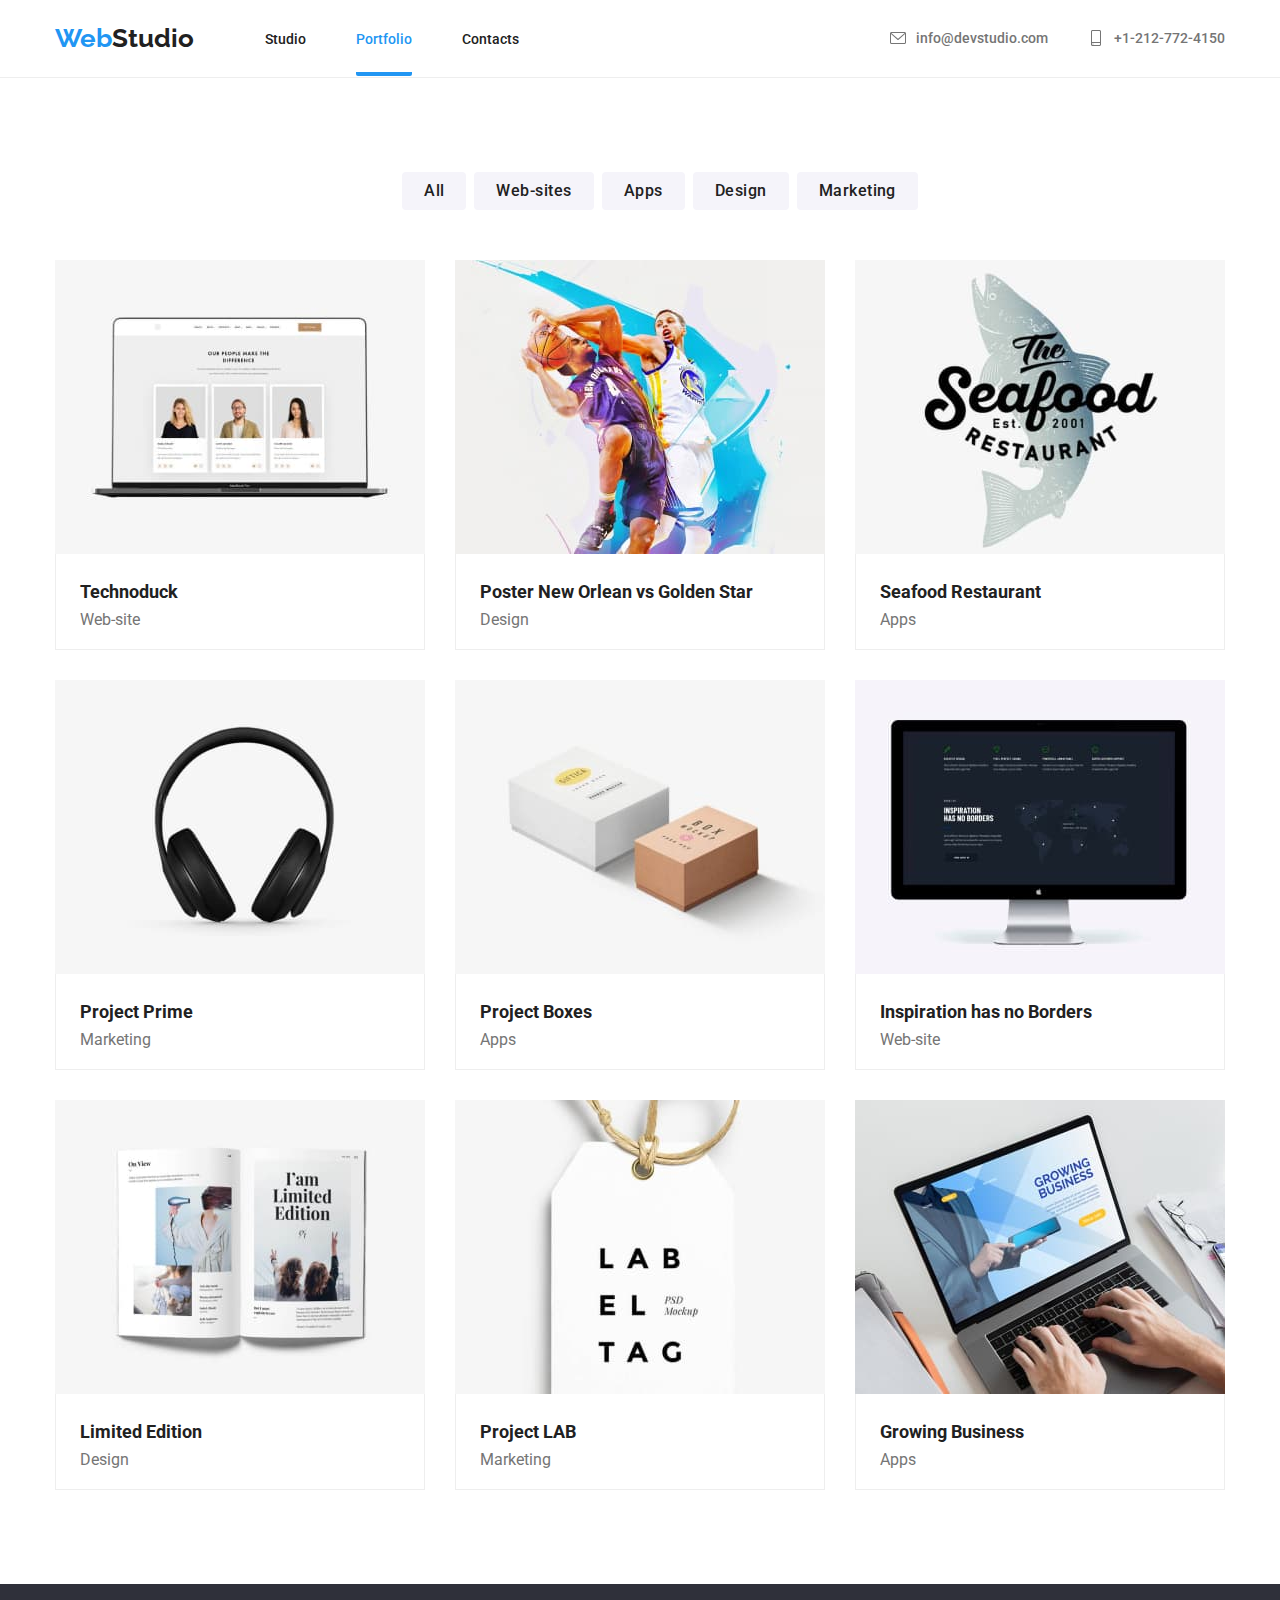
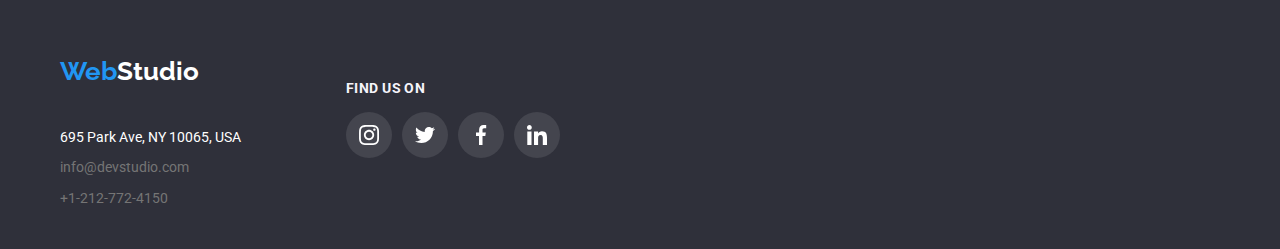
<file: portfolio.html>
<!DOCTYPE html>
<html lang="en">
  <head>
    <meta charset="UTF-8" />
    <meta name="viewport" content="width=device-width, initial-scale=1.0" />
    <link rel="preconnect" href="https://fonts.googleapis.com" />
    <link rel="preconnect" href="https://fonts.gstatic.com" crossorigin />
    <link
      href="https://fonts.googleapis.com/css2?family=Raleway:wght@700&family=Roboto:wght@400;500;700;900&display=swap"
      rel="stylesheet"
    />
    <link href="css/styles.css" rel="stylesheet" />
    <title>Portfolio</title>
  </head>
  <body>
    <!--Header-->
    <header class="global-header">
      <div class="container">
        <div class="nav-container">
          <a class="link-class" href="index.html">
            <h1 class="logo">
              Web<span class="logo-secondary-color">Studio</span>
            </h1>
          </a>
          <nav class="main-navigation pages">
            <ul class="list-class">
              <li>
                <a class="link-class" href="index.html">Studio</a>
              </li>
              <li>
                <a class="link-class current" href="portfolio.html">
                  Portfolio</a
                >
              </li>
              <li>
                <a class="link-class" href="#">Contacts</a>
              </li>
            </ul>
          </nav>
          <section class="main-navigation">
            <div class="contact-container">
              <ul class="list-class">
                <li class="list-item-class" id="envelope-li">
                  <a class="contact-link" href="mailto:info@devstudio.com">
                    <svg id="envelope-icon">
                      <use href="./symbol-defs.svg#icon-envelope-nav-bar"></use>
                    </svg>
                    info@devstudio.com</a
                  >
                </li>
                <li class="list-item-class" id="phone-li">
                  <a class="contact-link" href="tel:+1-212-772-4150">
                    <svg id="phone-icon">
                      <use
                        href="./symbol-defs.svg#icon-smartphone-nav-bar"
                      ></use>
                    </svg>
                    +1-212-772-4150</a
                  >
                </li>
              </ul>
            </div>
          </section>
        </div>
      </div>
    </header>
    <!--Main-->
    <main>
      <section class="section">
        <div class="container">
          <div class="buttons">
            <ul class="list-class">
              <li><button class="button" type="button">All</button></li>
              <li><button class="button" type="button">Web-sites</button></li>
              <li><button class="button" type="button">Apps</button></li>
              <li><button class="button" type="button">Design</button></li>
              <li><button class="button" type="button">Marketing</button></li>
            </ul>
          </div>
          <div class="projects-grid">
            <div class="projects-grid-img">
              <div class="overlay-container">
                <div class="projects-text-overlay">
                  <p>
                    Technoduck is a state-of-the-art coronavirus distribution
                    platform. Companies use this platform for digital espionage
                    and attacks on competitors' secure servers.
                  </p>
                </div>
                <img
                  src="images/technoduck-website.jpg"
                  alt="Laptop open with a tab"
                  width="370"
                />
              </div>
              <div class="projects-grid-text">
                <h4 class="primary-text">Technoduck</h4>
                <p class="secondary-text">Web-site</p>
              </div>
            </div>
            <div class="projects-grid-img">
              <div class="overlay-container">
                <div class="projects-text-overlay">
                  <p>
                    Lorem ipsum dolor sit, amet consectetur adipisicing elit.
                    Natus totam molestiae libero velit ullam ducimus iusto!
                    Soluta eum dolores reiciendis officia unde numquam quod?
                    Esse, placeat culpa?
                  </p>
                </div>
                <img
                  src="images/sports-poster-design.jpg"
                  alt="2 people playing basketball"
                  width="370"
                />
              </div>
              <div class="projects-grid-text">
                <h4 class="primary-text">Poster New Orlean vs Golden Star</h4>
                <p class="secondary-text">Design</p>
              </div>
            </div>
            <div class="projects-grid-img">
              <div class="overlay-container">
                <div class="projects-text-overlay">
                  <p>
                    Lorem, ipsum dolor sit amet consectetur adipisicing elit.
                    Est, deserunt magnam. Harum, odit mollitia. Amet distinctio
                    possimus debitis rerum accusantium cum sunt deleniti
                    consequatur quidem, rem nostrum!
                  </p>
                </div>
                <img
                  src="images/seafood-restaurant-app.jpg"
                  alt="A restaurant logo with a fish in the background"
                  width="370"
                />
              </div>
              <div class="projects-grid-text">
                <h4 class="primary-text">Seafood Restaurant</h4>
                <p class="secondary-text">Apps</p>
              </div>
            </div>
            <div class="projects-grid-img">
              <div class="overlay-container">
                <div class="projects-text-overlay">
                  <p>
                    Lorem ipsum dolor sit, amet consectetur adipisicing elit.
                    Mollitia unde sapiente delectus, consectetur numquam sint
                    necessitatibus voluptates in repellat ab explicabo fugit
                    praesentium qui facilis saepe voluptate!
                  </p>
                </div>
                <img
                  src="images/project-prime-marketing.jpg"
                  alt="A pair of headphones"
                  width="370"
                />
              </div>
              <div class="projects-grid-text">
                <h4 class="primary-text">Project Prime</h4>
                <p class="secondary-text">Marketing</p>
              </div>
            </div>
            <div class="projects-grid-img">
              <div class="overlay-container">
                <div class="projects-text-overlay">
                  <p>
                    Lorem ipsum dolor sit amet consectetur adipisicing elit.
                    Deserunt ratione necessitatibus ab debitis quod corporis cum
                    dicta, culpa, esse laboriosam impedit incidunt? Similique
                    fugit veritatis maxime officia.
                  </p>
                </div>
                <img
                  src="images/project-boxes-app.jpg"
                  alt="2 boxes next to eachother"
                  width="370"
                />
              </div>
              <div class="projects-grid-text">
                <h4 class="primary-text">Project Boxes</h4>
                <p class="secondary-text">Apps</p>
              </div>
            </div>
            <div class="projects-grid-img">
              <div class="overlay-container">
                <div class="projects-text-overlay">
                  <p>
                    Lorem ipsum dolor sit amet consectetur adipisicing elit.
                    Voluptatem dolorem dicta molestiae dolor, error rem aut
                    debitis voluptas consequuntur neque earum enim laboriosam
                    animi mollitia veritatis autem!
                  </p>
                </div>
                <img
                  src="images/inspiration-website.jpg"
                  alt="A computer monitor with a tab open"
                  width="370"
                />
              </div>
              <div class="projects-grid-text">
                <h4 class="primary-text">Inspiration has no Borders</h4>
                <p class="secondary-text">Web-site</p>
              </div>
            </div>
            <div class="projects-grid-img">
              <div class="overlay-container">
                <div class="projects-text-overlay">
                  <p>
                    Lorem ipsum dolor sit amet consectetur adipisicing elit.
                    Accusamus animi sunt praesentium. Excepturi nemo saepe,
                    aperiam facilis fugiat quis nesciunt quidem provident natus,
                    quae aut ab fuga.
                  </p>
                </div>
                <img
                  src="images/limited-edition-design.jpg"
                  alt="A magazine with 2 pages"
                  width="370"
                />
              </div>
              <div class="projects-grid-text">
                <h4 class="primary-text">Limited Edition</h4>
                <p class="secondary-text">Design</p>
              </div>
            </div>
            <div class="projects-grid-img">
              <div class="overlay-container">
                <div class="projects-text-overlay">
                  <p>
                    Lorem ipsum dolor sit amet consectetur adipisicing elit.
                    Eaque, dolor aliquid ea reiciendis quibusdam incidunt rerum.
                    Voluptas explicabo debitis sapiente est corrupti eligendi
                    odit voluptatibus quasi nulla.
                  </p>
                </div>
                <img
                  src="images/project-lab-marketing.jpg"
                  alt="A tag with text written on it"
                  width="370"
                />
              </div>
              <div class="projects-grid-text">
                <h4 class="primary-text">Project LAB</h4>
                <p class="secondary-text">Marketing</p>
              </div>
            </div>
            <div class="projects-grid-img">
              <div class="overlay-container">
                <div class="projects-text-overlay">
                  <p>
                    Lorem ipsum dolor sit amet consectetur, adipisicing elit.
                    Repudiandae consequatur, modi molestiae, quis voluptatum
                    nisi aut voluptatibus voluptas excepturi expedita nulla
                    nihil. At tempora ab officia eaque.
                  </p>
                </div>
                <img
                  src="images/growing-business-app.jpg"
                  alt="Person typing on a Laptop"
                  width="370"
                />
              </div>
              <div class="projects-grid-text">
                <h4 class="primary-text">Growing Business</h4>
                <p class="secondary-text">Apps</p>
              </div>
            </div>
          </div>
        </div>
      </section>
    </main>
    <!--Footer-->
    <footer>
      <section class="footer-section">
        <div class="container">
          <div class="footer-parent-container">
            <div class="footer-child-container">
              <div class="logo-container-class">
                <a class="link-class" href="index.html">
                  <h2 class="logo">
                    Web<span class="logo-footer-color">Studio</span>
                  </h2>
                </a>
              </div>
              <address class="footer-contact">
                <ul class="list-class">
                  <li class="physical-address">695 Park Ave, NY 10065, USA</li>
                  <li>
                    <a
                      class="footer-link-class"
                      href="mailto:info@devstudio.com"
                      >info@devstudio.com</a
                    >
                  </li>
                  <li>
                    <a class="footer-link-class" href="tel:+1-212-772-4150"
                      >+1-212-772-4150</a
                    >
                  </li>
                </ul>
              </address>
            </div>
            <div class="footer-child-container">
              <h4 class="find-us-footer">FIND US ON</h4>
              <ul class="social-media-svgs">
                <li class="social-media-item">
                  <a href class="svg-link-dark">
                    <svg class="our-team-socials-light">
                      <use
                        href="./symbol-defs.svg#icon-our-team-instagram-light"
                      ></use>
                    </svg>
                  </a>
                </li>
                <li class="social-media-item">
                  <a href class="svg-link-dark">
                    <svg class="our-team-socials-light">
                      <use
                        href="./symbol-defs.svg#icon-our-team-twitter-light"
                      ></use>
                    </svg>
                  </a>
                </li>
                <li class="social-media-item">
                  <a class="svg-link-dark" href="instagram.com">
                    <svg class="our-team-socials-light">
                      <use
                        href="./symbol-defs.svg#icon-our-team-facebook-light"
                      ></use>
                    </svg>
                  </a>
                </li>
                <li class="social-media-item">
                  <a class="svg-link-dark" href="instagram.com">
                    <svg class="our-team-socials-light">
                      <use
                        href="./symbol-defs.svg#icon-our-team-linkedin-light"
                      ></use>
                    </svg>
                  </a>
                </li>
              </ul>
            </div>
          </div>
        </div>
      </section>
    </footer>
  </body>
</html>
</file>
<file: css/styles.css>
:root {
    --default-text-color: #212121;
    --text-hover-color: #2196F3;
    --subtext-color: #757575;
    --heading-font-family: 'Roboto', sans-serif;
    --logo-font-family: 'Raleway', sans-serif;
    --secondary-bg-color: #2F303A;
    --buttons-color: #F5F4FA;
}

body {
    font-family: var(--heading-font-family);
    color: var(--default-text-color);
}

img {
display: block;
max-width: 100%;
height: auto;
}

.link-class {
    color: var(--default-text-color);
    font-weight: 500;
    font-size: 14px;
    line-height: normal;
}

.link-class {
    text-decoration: none;
}

.main-navigation .contact-link {
    text-decoration: none;
    color: var(--subtext-color);
    font-weight: 500;
    font-size: 14px;
    line-height: normal;
}

.main-navigation .contact-link .list-class {
    gap:40px;
}

.main-navigation a:hover {
    color: var(--text-hover-color);
}

.main-navigation .list-class .link-class, .contact-container .list-item-class .contact-link {
    transition:color 250ms ease, cubic-bezier(0.4, 0, 0.2, 1) ease;
}

.contact-container .list-item-class svg {
    transition:fill 250ms ease, cubic-bezier(0.4, 0, 0.2, 1) ease;
}

.list-class:hover .list-item-class {
    color:var(--text-hover-color);
}

#envelope-icon {
    fill:rgba(117, 117, 117, 1);
}

#phone-icon {
    fill:rgba(117, 117, 117, 1);
}

#envelope-li:hover #envelope-icon {
    fill:var(--text-hover-color);
}

#phone-li:hover #phone-icon {
    fill: var(--text-hover-color);
}

.nav-icon:hover {
stroke: var(--text-hover-color);
}
.logo {
    text-decoration: none;
    color: var(--text-hover-color);
    font-family: var(--logo-font-family);
    text-decoration: none;
    font-weight: 700;
    font-size: 26px;
    line-height: 162.5%;
}

.logo-secondary-color {
    color: var(--default-text-color);
}

.buttons .button {
    background-color: var(--buttons-color);
    border: none;
    border-radius: 4px;
    line-height: 162.5%;
    cursor: pointer;
    transition: background-color 250ms ease, cubic-bezier(0.4, 0, 0.2, 1) ease;
}

.buttons .button:hover {
    box-shadow: 0px 2px 2px 0px rgba(0, 0, 0, 0.12);
    transition: box-shadow 250ms ease, cubic-bezier(0.4, 0, 0.2, 1) ease;
}


.button:hover {
    background-color: var(--text-hover-color);
}

.button:active {
    background-color: var(--text-hover-color);
}

.button:focus {
    color:white;
    background-color: var(--text-hover-color);
}

.list-class {
    list-style-type: none;
    margin: 0;
}

.primary-text {
    font-weight: 700;
    font-size: 18px;
    line-height: 200%;
    margin: 0;
}

.secondary-text {
    color: var(--subtext-color);
    font-weight: 400;
    font-size: 16px;
    line-height: 200%;
    line-height: normal;
    margin: 0;
}

.footer-section {
    background-color: var(--secondary-bg-color)
}

.logo-footer-color {
    color: white;
}

.footer-contact {
    font-style: normal;
}

.footer-contact .footer-link-class {
    transition: color 250ms ease, cubic-bezier(0.4, 0, 0.2, 1) ease;
}

.physical-address {

    color: white;
    font-size: 14px;
    font-weight: 400;
    line-height: normal;
}

.footer-link-class {
    font-size: 14px;
    font-weight: 400;
    line-height: normal;
    color: var(--subtext-color);
    text-decoration: none;
}

.footer-contact a:hover {
    color: var(--text-hover-color);
}

.request-our-service {
    font-family: var(--heading-font-family);
    font-size: 16px;
    background-color: var(--text-hover-color);
    border: none;
    border-radius: 4px;
    line-height: 187.5%;
    cursor: pointer;
    color: var(--buttons-color);
        text-align: center;
        font-weight: 700;
        letter-spacing: 0.96px;
        transition: color 250ms ease, cubic-bezier(0.4, 0, 0.2, 1) ease;
}

.request-our-service:hover {
    background-color: var(--buttons-color);
    color: var(--text-hover-color);
}

.effective-solutions {
    background-image:linear-gradient(rgba(47, 48, 58, 0.4), rgba(47, 48, 58, 0.4)), url(../images/effective-solutions-img.jpg);
}

.effective-solutions-text {
    color: white;
    font-family: var(--heading-font-family);
    font-size: 44px;
    font-weight: 900;
    line-height: 136.364%;
    width: 696px;
    text-align: center;
    letter-spacing: 2.64px;
}

.paragraph-text {
    font-size: 14px;
    font-weight: 700;
    line-height: normal;
    text-transform: uppercase;
    letter-spacing: 0.42px;
}

.paragraph-secondary {
    color: var(--subtext-color);
    font-size: 14px;
    font-weight: 400;
    line-height: 171.429%;
    letter-spacing: 0.42px;
}

.heading-section {
    font-size: 36px;
    font-weight: 700;
    line-height: normal;
}

.current {
    color: var(--text-hover-color);
}

.current {
            padding-bottom: 25px;
            color: var(--text-hover-color);
            border-bottom: 4px solid #2196f3;
            border-radius: 2px;
}

body {
    margin: 0;
}


.container {
    width: 1200px;
    margin: 0 auto;
    padding: 0 15px;
}

.nav-container {
    display: flex;
    align-items: center;
    justify-content: space-between;
    margin-left:15px;
    margin-right:15px;
}

.global-header {
    display: flex;
    align-items: center;
    justify-content: space-between;
    border-bottom: 1px solid #EEEEEE;
}

.global-header .main-navigation ul {
    align-items: center;
    gap:50px;
    justify-content: space-between;
    display: flex;
}

.pages ul {
    margin-right:300px;
}

.global-header .main-navigation .contact-container .list-class {
    gap:40px;
}

.effective-solutions {
    display: flex;
    height: 37.5em;
    align-items: center;
    flex-direction: column;
    justify-content: center;
}

.request-our-service {
    height: 50px;
    width: 200px;
}

.paragraph-container .list-class {
    padding-left:0;
    display: flex;
    column-gap: 30px;
    justify-content: center;
}

.paragraph-secondary {
    width: 270px;
}

.what-we-do-container {
    display: flex;
    flex-direction: column;
    align-items: center;
}

.what-we-do-images {
    display: flex;
    gap:30px;
}

.our-team-section {
    display: flex;
    justify-content: center;
    gap: 30px;
}

.our-team-cards {
    display: flex;
    align-items: center;
    flex-direction: column;
    gap: 10px;
    background-color: #fff;
    box-shadow: 0px 2px 1px 0px rgba(0, 0, 0, 0.20), 0px 1px 1px 0px rgba(0, 0, 0, 0.14), 0px 1px 3px 0px rgba(0, 0, 0, 0.12);
    border-bottom: solid 1px #F5F4FA;
    border-radius: 0px 0px 4px 4px;
}

.heading-section-our-team {
    font-size: 36px;
    font-weight: 700;
    line-height: normal;
    display: flex;
    justify-content: center;
}

.section {
    padding-top: 94px;
    padding-bottom: 94px;
}

.effective-solutions-section {
    padding-bottom: 94px;
}

.our-team-color-block {
    background-color: #F5F4FA;
}

.footer-section {
    padding: 30px;
}

.footer-section ul {
    padding-left: 0px;
}

.footer-section .list-class li {
    padding-bottom: 12px;
}

.logo-container-class {
    padding: 15px 0px 15px 0px;
}

.buttons .list-class {
    display: flex;
    justify-content: center;
    padding-bottom:50px;
    gap:8px;

}

.footer-social-media {
    display:flex;
}

.button {
    color: #212121;
        text-align: center;
        font-family: var(--heading-font-family);
        font-size: 16px;
        font-weight: 500;
        line-height: 162.5%;
        letter-spacing: 0.48px;
    padding-left: 22px;
    padding-right: 22px;
    padding-bottom: 6px;
    padding-top: 6px;
}

.button:hover {
    color:white;
}

.projects-grid {
    display:flex;
    flex-wrap: wrap;
    justify-content: center;
    gap:30px;
}

.primary-text {
    padding-top:20px;
}

.projects-grid-img {
    cursor:pointer;
}

.projects-grid-img:hover {
    box-shadow: 1px 4px 6px 0px rgba(0, 0, 0, 0.16);
    transition: box-shadow 250ms ease, cubic-bezier(0.4, 0, 0.2, 1) ease;
}

.projects-grid-text {
padding-left: 24px;
padding-bottom:20px;
    border-bottom: 1px solid #EEEEEE;
    border-left: 1px solid #EEEEEE;
    border-right: 1px solid #EEEEEE;
}

#envelope-icon, #phone-icon {
    width: 16px;
    height: 16px;
    padding-right: 10px;
}

.list-item-class .contact-link {
    display:flex;
    align-items: center;
}

.svg-card {
    width:70px;
    height:70px;
}

.svg-card-block {
    display:flex;
    justify-content: center;
    align-items: center;
    width:270px;
    height:120px;
    background-color: rgba(245, 244, 250, 1);
    border-radius:4px;
}

.social-media-svgs {
    display:flex;
    align-items:center;
    list-style-type: none;
    padding:0;
    flex-direction: row;
}

.social-media-svgs li {
    margin-right:5px;
    margin-left:5px;
}

.our-team-socials-light {
    width:20px;
    height:20px;
}

.svg-link {
    text-decoration: none;
    width:44px;
    height:44px;
    display:flex;
    justify-content: center;
    align-items: center;
    border: 1px solid transparent;
        border-radius: 50%;
        fill: rgba(175, 177, 184, 1);
}

.svg-link-dark {
    text-decoration: none;
    width: 44px;
    height: 44px;
    display: flex;
    justify-content: center;
    align-items: center;
    border: 1px solid transparent;
    background-color: rgba(255, 255, 255, 0.1);
    border-radius: 50%;
    fill: rgba(255, 255, 255, 1);
}

.svg-link-dark:hover {
    border: 1px solid var(--text-hover-color);
        border-radius: 50%;
        background-color: var(--text-hover-color);
        fill: rgba(255, 255, 255, 1);
        transition: border 250ms ease, background-color 250ms ease, cubic-bezier(0.4, 0, 0.2, 1) ease;
}

.svg-link:hover {
    border: 1px solid var(--text-hover-color);
    border-radius: 50%;
    background-color: var(--text-hover-color);
    fill:rgba(255, 255, 255, 1);
    transition: border 250ms ease, background-color 250ms ease, fill 250ms ease, cubic-bezier(0.4, 0, 0.2, 1) ease;

}

.heading-section {
    display: flex;
    justify-content: center;
}

.regular-customers {
    display: flex;
    justify-content: space-between;
    align-items: center;
    padding-left:15px;
    padding-right:15px;
    fill:rgba(175, 177, 184, 1);

}

.regular-customers-svgs {
    height: 60px;
        width: 106px;
        padding: 16px 32px 16px 32px;
        border: 1px solid rgba(175, 177, 184, 1);
        border-radius: 4px;
        transition: fill 250ms ease, border-color 250ms ease, cubic-bezier(0.4, 0, 0.2, 1) ease;
        cursor:pointer;
}

.regular-customers-svgs:hover {
    border:1px solid var(--text-hover-color);
    fill:var(--text-hover-color);
}


.footer-parent-container {
    display:flex;
    padding-left: 15px;
}

.footer-child-container:nth-child(2) {
    display:flex;
    flex-direction: column;
    justify-content: center;
    padding-top:20px;
    padding-left:100px;
}

.footer-dark-socials {
    width: 20px;
        height: 20px;
        padding: 12px;
}

.find-us-footer {
    color:var(--buttons-color);
    font-family: var(--heading-font-family);
        font-size: 14px;
        font-weight: 700;
        line-height: 16px;
        letter-spacing: 0.03em;
        margin:0;
        padding-left:5px;
}

.projects-text-overlay {
    font-family: var(--heading-font-family);
    color:var(--buttons-color);
        font-size: 18px;
        font-weight: 400;
        line-height: 28px;
        letter-spacing: 0.03em;
        position:absolute;
        background-color:rgba(33, 150, 243, 0.9);
        transform:translatey(133%);
        transition: transform 250ms ease-in-out;
        
}

.overlay-container {
    position: relative;
        overflow: hidden;
}

.projects-grid-img:hover .projects-text-overlay {
    transform: translatey(0);
}

.projects-text-overlay p {
        width:80%;
        padding-left: 25px;
        padding-top: 45px;
        padding-bottom:73px;
}

.modal {
    position:fixed;
    width:100vw;
    height:100vh;
    background-color:rgba(0, 0, 0, 0.2);
    top:0px;
    left:0px;
    display: flex;
        justify-content: center;
        align-items: center;
}

.modal:not(.is-hidden) {
    animation: fadeIn 0.3s ease-in-out;
}

@keyframes fadeIn {
    from {
        opacity: 0;
    }

    to {
        opacity: 1;
    }
}

.modal-box {
background-color: #fff;
    width: 528px;
    height: 581px;
    border-radius:4px;
    box-shadow: 0px 2px 1px 0px rgba(0, 0, 0, 0.2);
}

.close-modal-svg {
    width:10px;
    height:10px;
}

.close-modal-button {
    position:absolute;
    margin-left:490px;
    margin-bottom:543px;
    margin-top:8px;
    width:30px;
    height:30px;
    border: 1px solid rgba(0, 0, 0, 0.1);
    border-radius:50%;
    background-color:transparent;
    cursor:pointer;
}

.is-hidden {
    visibility: hidden;
}

.what-we-do-overlay-container {
    position: relative;
}

.what-we-do-overlay-background {
    width:370px;
    height:70px;
    position:absolute;
    background-color:rgba(47, 48, 58, 0.8);
    display: flex;
    align-items: center;
    justify-content: center;
    bottom:0;
}

.what-we-do-overlay-text {
    font-family: var(--heading-font-family);
    color:var(--buttons-color);
        font-size: 14px;
        font-weight: 700;
        line-height: 16px;
        letter-spacing: 0.03em;
}
</file>
